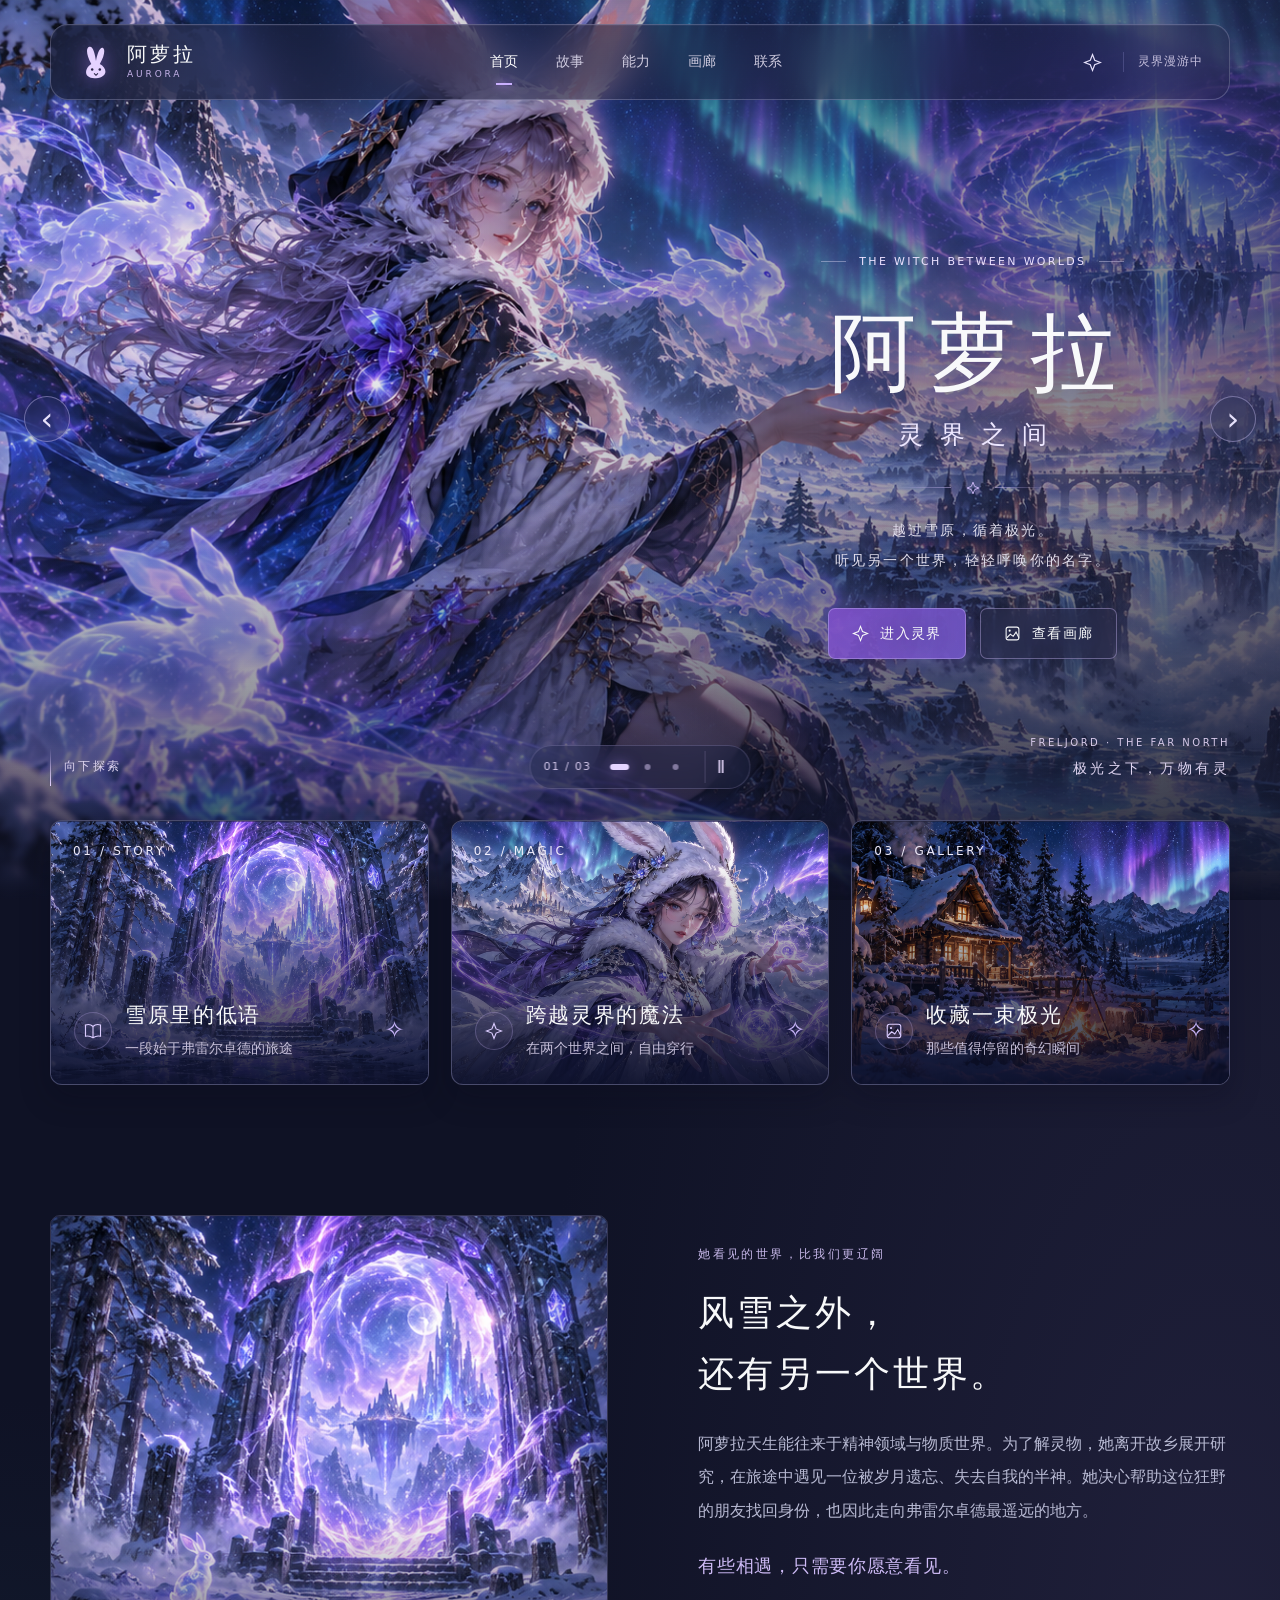
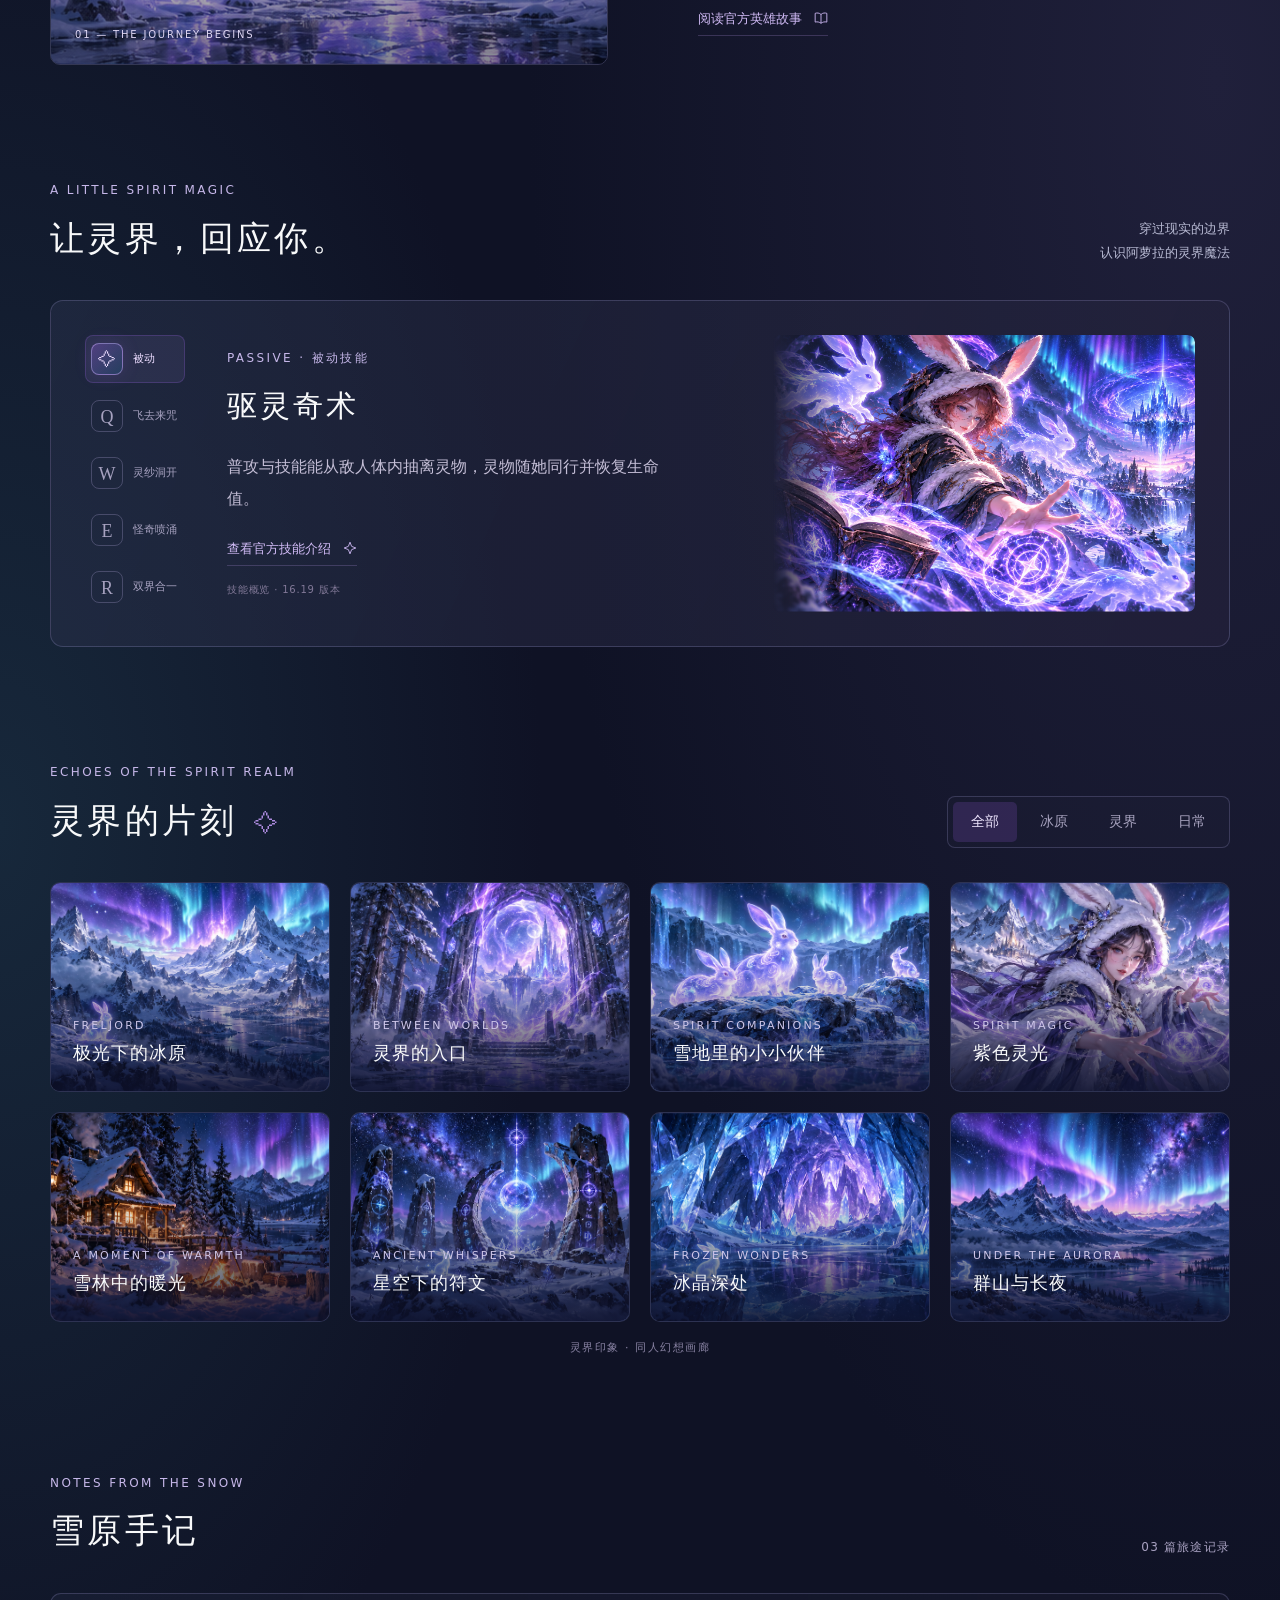
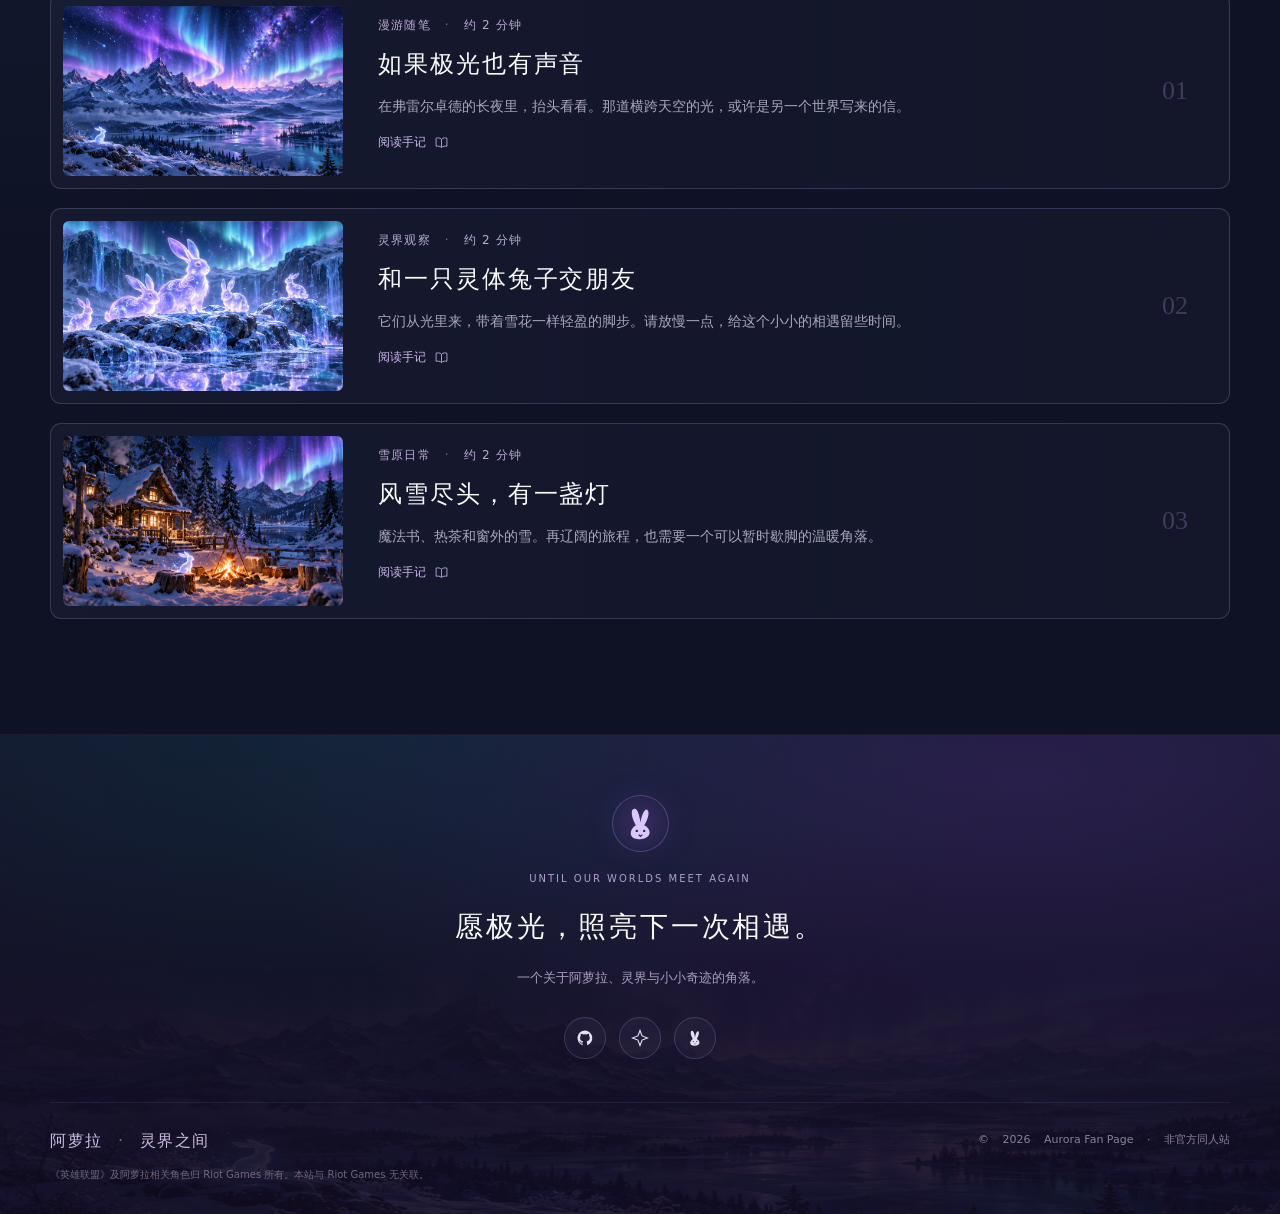
<file: index.html>
<!doctype html>
<html lang="zh-CN">
<head>
  <meta charset="utf-8">
  <meta name="viewport" content="width=device-width, initial-scale=1">
  <meta name="theme-color" content="#12162d">
  <meta name="description" content="走进阿萝拉的奇幻世界。在弗雷尔卓德的极光下，邂逅灵界、魔法与兔子灵体。阿萝拉非官方同人主题站。">
  <title>阿萝拉 · 灵界之间</title>
  <link rel="icon" type="image/svg+xml" href="assets/favicon.svg">
  <link rel="stylesheet" href="styles.css">
  <script src="script.js" defer></script>
</head>
<body>
  <a class="skip-link" href="#main">跳到主要内容</a>
  <svg class="icon-library" aria-hidden="true" xmlns="http://www.w3.org/2000/svg">
    <symbol id="icon-rabbit" viewBox="0 0 40 40"><path d="M15 22c-5-9-6-17-2-18s6 8 7 15c1-7 4-15 7-14s2 9-3 17c8 4 9 14-4 15S7 27 15 22Z" fill="currentColor"/><circle cx="16" cy="28" r="1.3" fill="#292344"/><circle cx="24" cy="28" r="1.3" fill="#292344"/><path d="m18 32 2 2 2-2" fill="none" stroke="#292344" stroke-width="1.2"/></symbol>
    <symbol id="icon-star" viewBox="0 0 24 24"><path d="m12 2 2.8 7.2L22 12l-7.2 2.8L12 22l-2.8-7.2L2 12l7.2-2.8L12 2Z" fill="none" stroke="currentColor" stroke-width="1.5"/></symbol>
    <symbol id="icon-moon" viewBox="0 0 24 24"><path d="M20.8 14A9 9 0 0 1 10 3.2 9 9 0 1 0 20.8 14Z" fill="none" stroke="currentColor" stroke-width="1.5"/></symbol>
    <symbol id="icon-image" viewBox="0 0 24 24"><rect x="3" y="3" width="18" height="18" rx="3" fill="none" stroke="currentColor" stroke-width="1.5"/><circle cx="8" cy="8" r="1.5" fill="currentColor"/><path d="m4 18 5-5 4 3 4-6 4 8" fill="none" stroke="currentColor" stroke-width="1.5"/></symbol>
    <symbol id="icon-book" viewBox="0 0 24 24"><path d="M12 6C9 3 5 3 2 4v15c4-1 7 0 10 2 3-2 6-3 10-2V4c-3-1-7-1-10 2Zm0 0v15" fill="none" stroke="currentColor" stroke-width="1.5"/></symbol>
    <symbol id="icon-mail" viewBox="0 0 24 24"><rect x="2" y="4" width="20" height="16" rx="3" fill="none" stroke="currentColor" stroke-width="1.5"/><path d="m3 5 9 8 9-8" fill="none" stroke="currentColor" stroke-width="1.5"/></symbol>
    <symbol id="icon-github" viewBox="0 0 24 24"><path d="M12 2a10 10 0 0 0-3.2 19.5v-2.3c-2.6.6-3.2-1.1-3.2-1.1-.4-1-1-1.3-1-1.3-.9-.6.1-.6.1-.6 1 0 1.5 1 1.5 1 .9 1.5 2.3 1 2.8.8.1-.7.4-1.2.7-1.5-2.1-.2-4.3-1.1-4.3-4.8 0-1.1.4-2 1-2.7-.1-.2-.4-1.3.1-2.7 0 0 .9-.3 2.8 1a9.4 9.4 0 0 1 5.1 0c2-1.3 2.8-1 2.8-1 .6 1.4.2 2.5.1 2.7.7.7 1.1 1.6 1.1 2.7 0 3.7-2.2 4.5-4.3 4.8.4.3.7.9.7 1.8v3.2A10 10 0 0 0 12 2Z" fill="currentColor"/></symbol>
  </svg>

  <header class="site-header">
    <nav class="navigation" aria-label="主导航">
      <a class="brand" href="#home" aria-label="阿萝拉首页"><span class="brand-mark"><svg><use href="#icon-rabbit"/></svg></span><span>阿萝拉<small>AURORA</small></span></a>
      <div class="nav-links" id="nav-menu">
        <a href="#home" class="active">首页</a><a href="#story-detail">故事</a><a href="#ability-detail">能力</a><a href="#gallery">画廊</a><a href="#contact">联系</a>
      </div>
      <div class="nav-tools"><button class="icon-button atmosphere-button" type="button" aria-label="关闭飘雪效果" aria-pressed="true" title="飘雪效果"><svg><use href="#icon-star"/></svg></button><span class="nav-divider"></span><span class="nav-note">灵界漫游中</span><button class="menu-toggle icon-button" type="button" aria-controls="nav-menu" aria-expanded="false" aria-label="打开导航菜单"><span></span><span></span></button></div>
    </nav>
  </header>

  <main id="main">
    <section id="home" class="hero" aria-labelledby="hero-title" aria-roledescription="轮播图">
      <div class="hero-slides"><div class="hero-track" id="hero-track">
        <img class="hero-image" src="assets/hero.png" alt="兔耳兜帽少女与发光兔子灵体，身后是冰原、极光与悬浮的灵界城堡" width="1672" height="941" fetchpriority="high">
        <img class="hero-image" src="assets/hero-spirit-girl.png" alt="极光冰原的兔灵少女，身旁是发光灵兔与紫色灵界之门" width="1672" height="941" decoding="async" aria-hidden="true">
        <img class="hero-image" src="assets/hero-snow-mage.png" alt="极光雪境中的兔耳魔法少女，与灵兔一起眺望雪山和悬浮城堡" width="1672" height="941" decoding="async" aria-hidden="true">
      </div></div>
      <div class="hero-shade"></div><div class="snow" aria-hidden="true"></div>
      <button class="hero-arrow hero-previous icon-button" type="button" aria-label="上一张主视觉" aria-controls="hero-track" hidden>‹</button>
      <button class="hero-arrow hero-next icon-button" type="button" aria-label="下一张主视觉" aria-controls="hero-track" hidden>›</button>
      <div class="hero-content">
        <p class="eyebrow"><span></span> THE WITCH BETWEEN WORLDS <span></span></p>
        <h1 id="hero-title">阿萝拉</h1>
        <p class="hero-subtitle">灵界之间</p>
        <div class="ornament" aria-hidden="true"><i></i><svg><use href="#icon-star"/></svg><i></i></div>
        <p class="hero-description">越过雪原，循着极光。<br>听见另一个世界，轻轻呼唤你的名字。</p>
        <div class="hero-actions"><a class="button button-primary" href="#story-detail"><svg><use href="#icon-star"/></svg>进入灵界</a><a class="button button-glass" href="#gallery"><svg><use href="#icon-image"/></svg>查看画廊</a></div>
      </div>
      <div class="hero-carousel-controls" role="group" aria-label="主视觉轮播控制" hidden>
        <span class="hero-slide-count" aria-hidden="true">01 / 03</span>
        <div class="hero-dots"><button type="button" class="hero-dot" data-hero-slide="0" aria-label="切换到第 1 张主视觉" aria-controls="hero-track" aria-pressed="true"></button><button type="button" class="hero-dot" data-hero-slide="1" aria-label="切换到第 2 张主视觉" aria-controls="hero-track" aria-pressed="false"></button><button type="button" class="hero-dot" data-hero-slide="2" aria-label="切换到第 3 张主视觉" aria-controls="hero-track" aria-pressed="false"></button></div>
        <button class="hero-play-toggle" type="button" aria-label="暂停自动轮播" aria-controls="hero-track" aria-pressed="false"><span aria-hidden="true">Ⅱ</span></button>
      </div>
      <span class="sr-only" id="hero-slide-status" role="status" aria-live="polite" aria-atomic="true"></span>
      <div class="hero-bottom"><a class="scroll-cue" href="#explore"><span class="scroll-line"></span>向下探索</a><p><span class="coordinates">FRELJORD · THE FAR NORTH</span><span class="hero-caption">极光之下，万物有灵</span></p></div>
    </section>

    <section class="featured section-shell" id="explore" aria-label="探索阿萝拉的世界">
      <a class="feature-card" id="story" href="#story-detail"><div class="feature-art feature-story"></div><div class="feature-shade"></div><span class="card-number">01 / STORY</span><div class="feature-copy"><span class="feature-icon"><svg><use href="#icon-book"/></svg></span><div><h2>雪原里的低语</h2><p>一段始于弗雷尔卓德的旅途</p></div><span class="card-corner" aria-hidden="true">✧</span></div></a>
      <a class="feature-card" id="abilities" href="#ability-detail"><div class="feature-art feature-magic"></div><div class="feature-shade"></div><span class="card-number">02 / MAGIC</span><div class="feature-copy"><span class="feature-icon"><svg><use href="#icon-star"/></svg></span><div><h2>跨越灵界的魔法</h2><p>在两个世界之间，自由穿行</p></div><span class="card-corner" aria-hidden="true">✧</span></div></a>
      <a class="feature-card" href="#gallery"><div class="feature-art feature-cabin"></div><div class="feature-shade"></div><span class="card-number">03 / GALLERY</span><div class="feature-copy"><span class="feature-icon"><svg><use href="#icon-image"/></svg></span><div><h2>收藏一束极光</h2><p>那些值得停留的奇幻瞬间</p></div><span class="card-corner" aria-hidden="true">✧</span></div></a>
    </section>

    <section class="story-section section-shell" id="story-detail" aria-labelledby="story-title">
      <div class="story-visual"><div class="story-art"></div><span class="image-label">01 — THE JOURNEY BEGINS</span></div>
      <div class="story-copy"><p class="eyebrow">她看见的世界，比我们更辽阔</p><h2 id="story-title">风雪之外，<br>还有另一个世界。</h2><p class="story-description">阿萝拉天生能往来于精神领域与物质世界。为了解灵物，她离开故乡展开研究，在旅途中遇见一位被岁月遗忘、失去自我的半神。她决心帮助这位狂野的朋友找回身份，也因此走向弗雷尔卓德最遥远的地方。</p><p class="story-quote">有些相遇，只需要你愿意看见。</p><a class="text-link" href="https://www.leagueoflegends.com/zh-tw/champions/aurora/" target="_blank" rel="noopener noreferrer">阅读官方英雄故事 <svg><use href="#icon-book"/></svg></a></div>
    </section>

    <section class="abilities-section section-shell" id="ability-detail" aria-labelledby="abilities-title">
      <div class="section-heading"><div><p class="eyebrow">A LITTLE SPIRIT MAGIC</p><h2 id="abilities-title">让灵界，回应你。</h2></div><p class="section-intro">穿过现实的边界<br>认识阿萝拉的灵界魔法</p></div>
      <div class="ability-panel"><div class="ability-tabs" role="tablist" aria-label="阿萝拉技能"><button role="tab" id="tab-passive" aria-controls="ability-content" aria-selected="true" data-ability="passive" tabindex="0"><span>✧</span><small>被动</small></button><button role="tab" id="tab-q" aria-controls="ability-content" aria-selected="false" data-ability="q" tabindex="-1"><span>Q</span><small>飞去来咒</small></button><button role="tab" id="tab-w" aria-controls="ability-content" aria-selected="false" data-ability="w" tabindex="-1"><span>W</span><small>灵纱洞开</small></button><button role="tab" id="tab-e" aria-controls="ability-content" aria-selected="false" data-ability="e" tabindex="-1"><span>E</span><small>怪奇喷涌</small></button><button role="tab" id="tab-r" aria-controls="ability-content" aria-selected="false" data-ability="r" tabindex="-1"><span>R</span><small>双界合一</small></button></div><div class="ability-content" role="tabpanel" id="ability-content" aria-labelledby="tab-passive" tabindex="0"><p class="eyebrow" id="ability-label">PASSIVE · 被动技能</p><h3 id="ability-name">驱灵奇术</h3><p id="ability-description">普攻与技能能从敌人体内抽离灵物，灵物随她同行并恢复生命值。</p><a class="text-link" href="https://www.leagueoflegends.com/zh-tw/champions/aurora/" target="_blank" rel="noopener noreferrer">查看官方技能介绍 <svg><use href="#icon-star"/></svg></a><span class="ability-version">技能概览 · 16.19 版本</span></div><div class="ability-art" aria-hidden="true"></div></div>
    </section>

    <section class="gallery-section section-shell" id="gallery" aria-labelledby="gallery-title">
      <div class="section-heading"><div><p class="eyebrow">ECHOES OF THE SPIRIT REALM</p><h2 id="gallery-title">灵界的片刻<span>✧</span></h2></div><div class="gallery-filters" role="group" aria-label="画廊分类"><button class="selected" type="button" data-filter="all" aria-pressed="true">全部</button><button type="button" data-filter="tundra" aria-pressed="false">冰原</button><button type="button" data-filter="spirit" aria-pressed="false">灵界</button><button type="button" data-filter="life" aria-pressed="false">日常</button></div></div>
      <div class="gallery-grid">
        <button class="gallery-item" type="button" data-scene="0" data-category="tundra" aria-label="查看大图：极光下的冰原"><span class="gallery-art scene-0"></span><span class="gallery-caption"><small>FRELJORD</small><strong>极光下的冰原</strong><svg><use href="#icon-image"/></svg></span></button>
        <button class="gallery-item" type="button" data-scene="1" data-category="spirit" aria-label="查看大图：灵界的入口"><span class="gallery-art scene-1"></span><span class="gallery-caption"><small>BETWEEN WORLDS</small><strong>灵界的入口</strong><svg><use href="#icon-image"/></svg></span></button>
        <button class="gallery-item" type="button" data-scene="2" data-category="spirit" aria-label="查看大图：雪地里的小小伙伴"><span class="gallery-art scene-2"></span><span class="gallery-caption"><small>SPIRIT COMPANIONS</small><strong>雪地里的小小伙伴</strong><svg><use href="#icon-image"/></svg></span></button>
        <button class="gallery-item" type="button" data-scene="3" data-category="spirit" aria-label="查看大图：紫色灵光"><span class="gallery-art scene-3"></span><span class="gallery-caption"><small>SPIRIT MAGIC</small><strong>紫色灵光</strong><svg><use href="#icon-image"/></svg></span></button>
        <button class="gallery-item" type="button" data-scene="4" data-category="life" aria-label="查看大图：雪林中的暖光"><span class="gallery-art scene-4"></span><span class="gallery-caption"><small>A MOMENT OF WARMTH</small><strong>雪林中的暖光</strong><svg><use href="#icon-image"/></svg></span></button>
        <button class="gallery-item" type="button" data-scene="5" data-category="tundra" aria-label="查看大图：星空下的符文"><span class="gallery-art scene-5"></span><span class="gallery-caption"><small>ANCIENT WHISPERS</small><strong>星空下的符文</strong><svg><use href="#icon-image"/></svg></span></button>
        <button class="gallery-item" type="button" data-scene="6" data-category="tundra" aria-label="查看大图：冰晶深处"><span class="gallery-art scene-6"></span><span class="gallery-caption"><small>FROZEN WONDERS</small><strong>冰晶深处</strong><svg><use href="#icon-image"/></svg></span></button>
        <button class="gallery-item" type="button" data-scene="7" data-category="tundra" aria-label="查看大图：群山与长夜"><span class="gallery-art scene-7"></span><span class="gallery-caption"><small>UNDER THE AURORA</small><strong>群山与长夜</strong><svg><use href="#icon-image"/></svg></span></button>
      </div><p class="gallery-footnote">灵界印象 · 同人幻想画廊</p>
    </section>

    <section class="journal-section section-shell" id="journal" aria-labelledby="journal-title"><div class="section-heading"><div><p class="eyebrow">NOTES FROM THE SNOW</p><h2 id="journal-title">雪原手记</h2></div><span class="journal-count">03 篇旅途记录</span></div><div class="journal-list">
      <button class="journal-card" type="button" data-article="0"><span class="journal-art scene-7"></span><span class="journal-copy"><span class="journal-meta">漫游随笔 <i>·</i> 约 2 分钟</span><strong>如果极光也有声音</strong><span class="journal-excerpt">在弗雷尔卓德的长夜里，抬头看看。那道横跨天空的光，或许是另一个世界写来的信。</span><span class="read-label">阅读手记 <svg><use href="#icon-book"/></svg></span></span><span class="journal-number">01</span></button>
      <button class="journal-card" type="button" data-article="1"><span class="journal-art scene-2"></span><span class="journal-copy"><span class="journal-meta">灵界观察 <i>·</i> 约 2 分钟</span><strong>和一只灵体兔子交朋友</strong><span class="journal-excerpt">它们从光里来，带着雪花一样轻盈的脚步。请放慢一点，给这个小小的相遇留些时间。</span><span class="read-label">阅读手记 <svg><use href="#icon-book"/></svg></span></span><span class="journal-number">02</span></button>
      <button class="journal-card" type="button" data-article="2"><span class="journal-art scene-4"></span><span class="journal-copy"><span class="journal-meta">雪原日常 <i>·</i> 约 2 分钟</span><strong>风雪尽头，有一盏灯</strong><span class="journal-excerpt">魔法书、热茶和窗外的雪。再辽阔的旅程，也需要一个可以暂时歇脚的温暖角落。</span><span class="read-label">阅读手记 <svg><use href="#icon-book"/></svg></span></span><span class="journal-number">03</span></button>
    </div></section>
  </main>

  <footer class="site-footer" id="contact"><div class="footer-glow" aria-hidden="true"></div><div class="footer-content section-shell"><span class="footer-rabbit"><svg><use href="#icon-rabbit"/></svg></span><p class="eyebrow">UNTIL OUR WORLDS MEET AGAIN</p><h2>愿极光，照亮下一次相遇。</h2><p>一个关于阿萝拉、灵界与小小奇迹的角落。</p><div class="footer-socials"><a class="icon-button" href="https://github.com/" target="_blank" rel="noopener noreferrer" aria-label="访问 GitHub" title="GitHub"><svg><use href="#icon-github"/></svg></a><a class="icon-button" href="https://www.leagueoflegends.com/zh-tw/champions/aurora/" target="_blank" rel="noopener noreferrer" aria-label="访问阿萝拉官方英雄页面" title="官方英雄页面"><svg><use href="#icon-star"/></svg></a><a class="icon-button" href="#home" aria-label="回到首页" title="回到首页"><svg><use href="#icon-rabbit"/></svg></a></div><div class="footer-bottom"><a class="footer-brand" href="#home">阿萝拉 <span>·</span> 灵界之间</a><p>© <span id="copyright-year">2026</span> Aurora Fan Page <span>·</span> 非官方同人站</p><p class="legal-note">《英雄联盟》及阿萝拉相关角色归 Riot Games 所有。本站与 Riot Games 无关联。</p></div></div></footer>

  <dialog class="lightbox" id="gallery-dialog" aria-labelledby="lightbox-title"><div class="dialog-toolbar"><span id="lightbox-counter"></span><button class="dialog-close icon-button" type="button" aria-label="关闭图片">×</button></div><div class="lightbox-image" id="lightbox-image" role="img"></div><div class="lightbox-bottom"><div><p class="eyebrow">SPIRIT REALM COLLECTION</p><h2 id="lightbox-title"></h2></div><div class="lightbox-controls"><button class="icon-button" id="gallery-prev" type="button" aria-label="上一张图片">‹</button><button class="icon-button" id="gallery-next" type="button" aria-label="下一张图片">›</button></div></div></dialog>
  <dialog class="article-dialog" id="article-dialog" aria-labelledby="article-title"><button class="dialog-close icon-button" type="button" aria-label="关闭文章">×</button><div class="article-cover" id="article-cover"></div><article class="article-body"><p class="eyebrow">雪原手记 · 同人随笔</p><h2 id="article-title"></h2><div id="article-content"></div></article></dialog>
  <noscript><p class="noscript-note">故事和图片仍可浏览；开启 JavaScript 后可使用技能切换、画廊筛选与文章详情。</p></noscript>
</body>
</html>
</file>
<file: styles.css>
@charset "UTF-8";
:root{color-scheme:dark;--bg:#0f1225;--panel:#1b1f3b;--text:#f8f9fa;--muted:#b7b9d2;--purple:#9b5de5;--pink:#f15bb5;--blue:#00bbf9;--mint:#00f5d4;--line:rgba(189,183,249,.2);--serif:"Noto Serif SC","Songti SC","STSong","SimSun",serif;--sans:"Microsoft YaHei","PingFang SC",system-ui,sans-serif}
*{box-sizing:border-box}html{scroll-behavior:smooth;scroll-padding-top:120px}body{margin:0;background:radial-gradient(ellipse at 95% 38%,#20203b 0,transparent 40%),radial-gradient(ellipse at 0 55%,#17283b 0,transparent 30%),var(--bg);color:var(--text);font:16px/1.8 var(--sans)}body.modal-open{overflow:hidden}button,a{-webkit-tap-highlight-color:transparent}button{font:inherit;color:inherit}a{color:inherit;text-decoration:none}button{cursor:pointer}button,dialog{border:0}button:disabled{cursor:default}svg{width:24px;height:24px;display:block;flex-shrink:0}button:focus-visible,a:focus-visible,[tabindex]:focus-visible{outline:2px solid var(--mint);outline-offset:5px}h1,h2,h3,p{margin:0}h1,h2,h3{font-family:var(--serif);font-weight:400}button:not(.gallery-item):not(.journal-card){touch-action:manipulation}[hidden]{display:none!important}.icon-library{position:absolute;width:0;height:0;overflow:hidden}.skip-link{position:fixed;top:-100px;left:20px;padding:10px 20px;background:var(--purple);z-index:99}.skip-link:focus{top:15px}.section-shell{width:min(1180px,calc(100% - 100px));margin-inline:auto}.eyebrow{font-size:12px;font-weight:500;letter-spacing:.2em;color:#c6b7e9}.site-header{position:absolute;top:24px;left:0;width:100%;z-index:20}.navigation{width:min(1180px,calc(100% - 100px));margin:auto;min-height:76px;border:1px solid rgba(215,214,255,.25);border-radius:18px;background:linear-gradient(110deg,rgba(28,34,63,.72),rgba(30,28,57,.36));box-shadow:0 8px 40px #05081830,inset 0 1px #f1eaff0b;backdrop-filter:blur(22px);display:flex;align-items:center;justify-content:space-between;padding:12px 26px}.brand{display:flex;gap:12px;align-items:center;font-size:20px;font-family:var(--serif);letter-spacing:.15em;line-height:1.25}.brand small{display:block;font:9px/1.7 var(--sans);letter-spacing:.32em;color:#c5b2e8}.brand-mark{display:grid;place-items:center;width:38px;height:43px;color:#e5d3ff;filter:drop-shadow(0 0 10px #ae7dfb90)}.brand-mark svg{width:38px;height:38px}.nav-links{display:flex;gap:38px}.nav-links a{position:relative;color:#d0cce0;font-size:14px;transition:color .2s}.nav-links a:hover,.nav-links a.active{color:#fff}.nav-links a.active:after{content:"";position:absolute;width:16px;height:2px;background:#cab0ff;left:calc(50% - 8px);bottom:-10px;box-shadow:0 0 8px #ac7bff}.nav-tools{display:flex;align-items:center;gap:14px}.icon-button{width:42px;height:42px;border:1px solid var(--line);border-radius:50%;display:grid;place-items:center;background:#b4aeff0a;color:#e6e1fa;transition:background .2s,border .2s}.icon-button:hover{background:#9b5de533;border-color:#cbb5ff80}.nav-tools .icon-button{width:34px;height:34px;border:0;background:none}.nav-tools svg{width:19px;height:19px}.nav-divider{height:20px;width:1px;background:var(--line)}.nav-note{font-size:12px;color:#c6c0dd;letter-spacing:.08em}.menu-toggle{display:none;gap:5px;align-content:center}.menu-toggle span{height:1px;width:20px;background:currentColor}
.hero{position:relative;min-height:800px;height:min(960px,100svh);isolation:isolate;overflow:hidden}.hero-image{position:absolute;inset:0;width:100%;height:100%;object-fit:cover;object-position:43% 42%;z-index:-3}.hero-shade{position:absolute;inset:0;z-index:-2;background:linear-gradient(0deg,var(--bg) 0%,#0f122599 10%,transparent 45%),linear-gradient(90deg,#0a11221a 35%,#10142a60 65%,#11132590 100%)}.hero-content{position:absolute;top:28%;left:57%;width:38%;max-width:520px;text-align:center;text-shadow:0 3px 24px #10072f80}.hero-content .eyebrow{font-size:11px;letter-spacing:.21em;color:#ece1ff;display:flex;justify-content:center;align-items:center;gap:13px}.hero-content .eyebrow span{height:1px;width:25px;background:#efe8ff60}.hero h1{font-size:clamp(70px,6.7vw,110px);letter-spacing:.16em;padding-left:.16em;line-height:1.35;margin-top:24px;text-shadow:0 2px 30px #383373}.hero-subtitle{font-size:25px;letter-spacing:.65em;padding-left:.65em;font-family:var(--serif);color:#ede7ff}.ornament{display:flex;gap:15px;align-items:center;justify-content:center;margin:24px 0 20px;color:#d3bdfb}.ornament i{width:55px;height:1px;background:linear-gradient(90deg,transparent,#cebcf580)}.ornament i:last-child{transform:rotate(180deg)}.ornament svg{width:14px;height:14px}.hero-description{font-size:14px;line-height:2.2;letter-spacing:.16em;color:#e2dfed}.hero-actions{display:flex;justify-content:center;gap:14px;margin-top:32px}.button{display:flex;align-items:center;justify-content:center;gap:11px;min-height:50px;padding:12px 23px;font-size:14px;letter-spacing:.1em;border-radius:7px;border:1px solid #d1c0ff60;transition:transform .2s,box-shadow .2s,background .2s}.button svg{width:17px;height:17px}.button-primary{background:linear-gradient(120deg,#8050c9e6,#7358c9e6);box-shadow:0 0 25px #9b5de53a}.button-primary:hover{box-shadow:0 0 32px #9b5de582;transform:translateY(-3px)}.button-glass{background:#30325165;backdrop-filter:blur(12px)}.button-glass:hover{background:#9b5de54a;transform:translateY(-3px)}.hero-bottom{position:absolute;bottom:114px;left:50%;transform:translateX(-50%);width:min(1180px,calc(100% - 100px));display:flex;justify-content:space-between;align-items:end}.scroll-cue{display:flex;align-items:center;gap:13px;font-size:12px;letter-spacing:.2em;color:#ddd4ef}.scroll-line{width:1px;height:38px;background:linear-gradient(0deg,#e4d1ff,transparent)}.hero-bottom p{text-align:right}.coordinates{display:block;font-size:10px;letter-spacing:.25em;color:#d7c9e9}.hero-caption{font:14px/2.4 var(--serif);letter-spacing:.25em;color:#dfd4f0}.snow{position:absolute;inset:0;z-index:-1;pointer-events:none}.snowflake{position:absolute;top:-10px;width:3px;height:3px;border-radius:50%;background:#fff;box-shadow:0 0 7px #d4c3ff;animation:snowfall linear infinite;opacity:0}@keyframes snowfall{0%{opacity:0;transform:translate3d(0,-10px,0)}10%{opacity:.55}90%{opacity:.35}100%{opacity:0;transform:translate3d(40px,840px,0)}}
.featured{position:relative;margin-top:-80px;z-index:2;display:grid;grid-template-columns:repeat(3,1fr);gap:22px}.feature-card{position:relative;height:265px;border:1px solid #bfc6ff40;border-radius:12px;overflow:hidden;background:#21213a;box-shadow:0 12px 30px #06091940;transition:transform .3s,border-color .3s;scroll-margin-top:120px}.feature-art,.feature-shade{position:absolute;inset:0}.feature-art{background-image:url('assets/hero.png');background-size:cover;transition:transform .6s}.feature-story{background-position:90% 20%}.feature-magic{background-position:20% 50%}.feature-cabin{background-position:75% 70%}.feature-shade{background:linear-gradient(0deg,#0c102af2,transparent 85%)}.feature-card:hover{transform:translateY(-6px);border-color:#b799e58c}.feature-card:hover .feature-art{transform:scale(1.06)}.card-number{position:absolute;top:20px;left:22px;font-size:10px;letter-spacing:.22em;color:#f0ecfb;text-shadow:0 1px 8px #15152e}.feature-copy{position:absolute;bottom:23px;left:23px;right:23px;display:flex;align-items:center;gap:13px}.feature-icon{width:38px;height:38px;display:grid;place-items:center;border:1px solid #c6b4f543;border-radius:50%;color:#dbccff;background:#d2b5ff0a}.feature-icon svg{width:18px;height:18px}.feature-copy h2{font-size:21px;letter-spacing:.08em;line-height:1.5}.feature-copy p{font-size:12px;color:#c6bfd9;margin-top:4px}.card-corner{margin-left:auto;font-size:24px;color:#c8b5fa}.story-section{display:grid;grid-template-columns:1.05fr 1fr;gap:90px;align-items:center;padding-top:130px}.story-visual{position:relative;height:450px;border-radius:10px;overflow:hidden;border:1px solid var(--line)}.story-art{height:100%;background:url('assets/hero.png') 25% center/cover}.story-visual:after{content:"";position:absolute;inset:0;box-shadow:inset 0 -90px 80px #0e112780}.image-label{position:absolute;left:24px;bottom:20px;font-size:10px;letter-spacing:.18em;z-index:1;color:#ded5f2}.story-copy h2{font-size:36px;line-height:1.7;letter-spacing:.08em;margin:17px 0 22px}.story-description{color:var(--muted);line-height:2.1;font-size:15px}.story-quote{margin:20px 0;font:18px/2 var(--serif);color:#cebbf6;letter-spacing:.04em}.text-link{display:inline-flex;align-items:center;gap:12px;font-size:13px;color:#d1bbf6;border-bottom:1px solid #b693e63c;padding-bottom:5px;transition:color .2s}.text-link svg{width:14px;height:14px}.text-link:hover{color:#fff}.abilities-section,.gallery-section,.journal-section{padding-top:115px}.section-heading{display:flex;align-items:end;justify-content:space-between;gap:30px;margin-bottom:34px}.section-heading h2{font-size:34px;letter-spacing:.1em;margin-top:10px;line-height:1.6}.section-heading h2 span{margin-left:17px;font-size:24px;color:#ac8ade}.section-intro{font-size:13px;text-align:right;line-height:1.9;color:var(--muted)}.ability-panel{position:relative;display:grid;grid-template-columns:100px 1fr 38%;gap:28px;padding:34px;min-height:320px;background:linear-gradient(115deg,#29314b80,#25223c90);border:1px solid var(--line);border-radius:13px;overflow:hidden}.ability-tabs{display:flex;flex-direction:column;gap:9px;align-items:center}.ability-tabs button{display:flex;align-items:center;gap:10px;width:100%;border:1px solid transparent;border-radius:8px;background:none;text-align:left;padding:7px 5px;color:#a7a2c0;transition:color .2s,background .2s}.ability-tabs button span{width:32px;height:32px;display:grid;place-items:center;border:1px solid #aaa0d14d;border-radius:8px;font-family:var(--serif);font-size:18px}.ability-tabs button small{font-size:11px;white-space:nowrap}.ability-tabs button[aria-selected=true]{background:#b097ed17;color:#ecdcff;border-color:#9b5de53d}.ability-tabs button[aria-selected=true] span{background:linear-gradient(135deg,#9b5de557,#00bbf91c);border-color:#c5a9fa80;box-shadow:0 0 18px #9b5de52a}.ability-content{padding:22px 14px;position:relative;z-index:1;align-self:center}.ability-content h3{font-size:30px;letter-spacing:.1em;margin:9px 0 18px}.ability-content>p:not(.eyebrow){font-size:15px;color:#c3bdd5;max-width:450px;line-height:2}.ability-content .text-link{margin-top:22px}.ability-art{background:url('assets/hero.png') 25% center/cover;border-radius:7px;mask-image:linear-gradient(90deg,transparent,#000 16%)}.gallery-filters{display:flex;gap:5px;border:1px solid var(--line);padding:5px;border-radius:8px;background:#ffffff03}.gallery-filters button{border:0;background:transparent;font-size:13px;padding:6px 18px;border-radius:5px;color:#a9a4c0;transition:background .2s,color .2s}.gallery-filters button.selected{color:#f0e7ff;background:#9b5de52e}.gallery-filters button:hover{color:#fff}.gallery-grid{display:grid;grid-template-columns:repeat(4,minmax(0,1fr));gap:20px}.gallery-item{position:relative;display:block;break-inside:avoid;width:100%;height:auto;aspect-ratio:4/3;margin:0;border:1px solid #8b95c529;border-radius:10px;background:#1b1f3b;padding:0;overflow:hidden;text-align:left}.gallery-art{position:absolute;inset:0;display:block;background:url('assets/hero.png') center/cover;transition:transform .6s}.gallery-item:hover .gallery-art{transform:scale(1.065)}.gallery-caption{position:absolute;inset:40% 0 0;padding:55px 22px 22px;background:linear-gradient(0deg,#0d112ce6,transparent);display:flex;flex-direction:column;justify-content:end;pointer-events:none}.gallery-caption small{font-size:9px;letter-spacing:.2em;color:#cec6e9}.gallery-caption strong{font:18px/1.7 var(--serif);letter-spacing:.06em;margin-top:3px}.gallery-caption svg{position:absolute;right:20px;bottom:28px;width:18px;height:18px;color:#d0b8f5;opacity:0;transition:opacity .3s}.gallery-item:hover .gallery-caption svg{opacity:1}.gallery-footnote{font-size:11px;letter-spacing:.14em;color:#8882a2;text-align:center;margin-top:16px}.journal-count{font-size:12px;color:#a8a1c1;letter-spacing:.1em}.journal-list{display:flex;flex-direction:column;gap:19px}.journal-card{position:relative;width:100%;display:grid;grid-template-columns:280px 1fr 55px;gap:35px;border:1px solid var(--line);border-radius:11px;background:linear-gradient(90deg,#23294255,#22223940);padding:12px;text-align:left;transition:background .3s,border .3s}.journal-card:hover{background:#2f2a4b70;border-color:#b8a5e256}.journal-art{display:block;height:170px;border-radius:6px;background:url('assets/hero.png') center/cover}.journal-copy{display:flex;flex-direction:column;justify-content:center;align-items:start;padding:9px 0}.journal-meta{font-size:10px;letter-spacing:.1em;color:#bbabd5}.journal-meta i{font-style:normal;padding:0 9px;color:#746987}.journal-copy strong{font:24px/1.7 var(--serif);letter-spacing:.08em;margin:8px 0}.journal-excerpt{font-size:13px;color:#aaa5bf;line-height:1.9;max-width:660px}.read-label{display:flex;gap:9px;align-items:center;font-size:11px;color:#cbb6eb;margin-top:12px}.read-label svg{width:13px;height:13px}.journal-number{font:26px/1 var(--serif);color:#8d79b35e;align-self:center}.site-footer{position:relative;margin-top:115px;overflow:hidden;background:linear-gradient(0deg,#120c1f,#16162e);border-top:1px solid #a090c018;text-align:center;isolation:isolate}.footer-glow{position:absolute;inset:0;z-index:-1;background:radial-gradient(ellipse at 25% 0,#00766f29,transparent 50%),radial-gradient(ellipse at 80% 10%,#764ac539,transparent 55%);opacity:.9}.footer-content{padding:60px 0 30px}.footer-rabbit{display:grid;place-items:center;margin:0 auto 18px;width:57px;height:57px;border:1px solid #a986e951;border-radius:50%;background:radial-gradient(circle,#9b5de537,transparent);color:#dbc6ff;box-shadow:0 0 35px #9b5de516}.footer-rabbit svg{width:37px;height:37px}.footer-content>.eyebrow{font-size:10px;color:#af9fce}.footer-content h2{font-size:28px;letter-spacing:.1em;margin:14px 0}.footer-content>p:not(.eyebrow){font-size:13px;color:#a89dbe}.footer-socials{display:flex;justify-content:center;gap:13px;margin:27px 0 43px}.footer-socials svg{width:18px;height:18px}.footer-bottom{border-top:1px solid #8c73b224;padding-top:24px;display:flex;flex-wrap:wrap;justify-content:space-between;gap:12px;align-items:center}.footer-brand{font:16px/1.7 var(--serif);letter-spacing:.1em;color:#cabade}.footer-brand span{padding:0 10px;color:#857098}.footer-bottom p{font-size:11px;color:#8b819e}.footer-bottom p span{padding:0 10px}.footer-bottom .legal-note{flex-basis:100%;text-align:left;font-size:10px;color:#716780}.lightbox,.article-dialog{padding:0;background:#15172c;border:1px solid #b8a7e554;border-radius:14px;color:var(--text);box-shadow:0 30px 100px #050712a3;max-height:90svh;max-width:calc(100% - 36px)}dialog::backdrop{background:#080a1be8;backdrop-filter:blur(12px)}.lightbox{width:820px}.dialog-toolbar{display:flex;align-items:center;justify-content:space-between;padding:15px 20px}.dialog-toolbar>span{font-size:12px;letter-spacing:.13em;color:#b1a2ca}.dialog-close{font:27px/1 var(--sans);width:38px;height:38px}.lightbox-image{height:min(60svh,600px);background:url('assets/hero.png') center/cover}.lightbox-bottom{padding:20px 24px;display:flex;justify-content:space-between;align-items:center;gap:20px}.lightbox-bottom h2{font-size:24px;margin-top:5px}.lightbox-bottom .eyebrow{font-size:9px}.lightbox-controls{display:flex;gap:10px}.lightbox-controls button{font-size:27px}.article-dialog{width:780px;overflow-y:auto}.article-dialog>.dialog-close{position:absolute;top:15px;right:15px;z-index:2;background:#14162aba}.article-cover{height:250px;background:url('assets/hero.png') center/cover}.article-body{padding:40px 48px 48px}.article-body h2{font-size:32px;margin:12px 0 25px;line-height:1.7}.article-body #article-content p{font-size:16px;line-height:2.2;color:#c7bfd7;margin-top:20px}.noscript-note{padding:20px;text-align:center;font-size:14px;color:#b6a9cc;background:#231e37}
.scene-0,.scene-1,.scene-2,.scene-3,.feature-story,.feature-magic,.story-art{--scene-image:url('assets/gallery-atlas-1.png');--scene-ratio:1.77683}.scene-4,.scene-5,.scene-6,.scene-7,.feature-cabin{--scene-image:url('assets/gallery-atlas-2.png');--scene-ratio:2}.scene-0{--scene-position:0% 0%}.scene-1,.feature-story,.story-art{--scene-position:100% 0%}.scene-2{--scene-position:0% 100%}.scene-3,.feature-magic{--scene-position:100% 100%}.scene-4,.feature-cabin{--scene-position:0% 0%}.scene-5{--scene-position:100% 0%}.scene-6{--scene-position:0% 100%}.scene-7{--scene-position:100% 100%}
.gallery-art,.feature-art,.story-art,.ability-art,.journal-art,.lightbox-image,.article-cover{position:relative;container-type:size;background-image:none;overflow:hidden}.gallery-art,.feature-art{position:absolute}.gallery-art:before,.feature-art:before,.story-art:before,.ability-art:before,.journal-art:before,.lightbox-image:before,.article-cover:before{content:"";position:absolute;top:50%;left:50%;width:max(100cqw,calc(100cqh * var(--scene-ratio)));height:max(100cqh,calc(100cqw / var(--scene-ratio)));transform:translate(-50%,-50%);background-image:var(--scene-image);background-size:200% 200%;background-position:var(--scene-position);background-repeat:no-repeat}.lightbox-image{height:auto;aspect-ratio:var(--scene-ratio);max-height:60svh}.ability-version{display:block;font-size:10px;color:#827998;margin-top:15px;letter-spacing:.08em}.ability-content{padding-top:13px;padding-bottom:13px}
@media(min-width:1700px){.section-shell,.navigation,.hero-bottom{width:min(1380px,calc(100% - 160px))}.feature-card{height:290px}.hero-content{top:30%;left:59%}.hero{height:100svh;max-height:1080px}}
@media(max-width:1100px){.section-shell,.navigation,.hero-bottom{width:calc(100% - 60px)}.gallery-grid{grid-template-columns:repeat(2,minmax(0,1fr))}.navigation{padding-inline:20px}.nav-links{gap:25px}.nav-note,.nav-divider{display:none}.hero{min-height:730px;max-height:900px}.hero-content{left:53%;width:44%;top:28%}.hero h1{font-size:77px}.hero-content .eyebrow{font-size:9px}.featured{gap:15px}.feature-copy{left:18px;right:18px;gap:10px}.feature-icon{display:none}.feature-copy h2{font-size:19px}.feature-card{height:235px}.story-section{gap:48px;padding-top:100px}.story-copy h2{font-size:30px}.story-visual{height:420px}.ability-panel{grid-template-columns:95px 1fr 30%;gap:10px;padding:25px}.journal-card{grid-template-columns:230px 1fr 35px;gap:22px}.journal-art{height:180px}.journal-copy strong{font-size:22px}}
@media(max-width:760px){html{scroll-padding-top:30px}.section-shell{width:calc(100% - 36px)}.site-header{top:18px}.navigation{width:calc(100% - 36px);min-height:65px;border-radius:13px;padding:10px 15px}.brand{font-size:18px;gap:7px}.brand-mark,.brand-mark svg{width:31px;height:35px}.brand small{font-size:8px}.nav-tools{gap:4px}.menu-toggle{display:grid}.nav-links{position:absolute;left:18px;right:18px;top:74px;display:none;flex-direction:column;gap:0;background:#191d37f5;backdrop-filter:blur(24px);border:1px solid #a998d551;border-radius:12px;padding:8px 16px;box-shadow:0 15px 40px #09091970}.nav-links.open{display:flex}.nav-links a{padding:12px;font-size:15px}.nav-links a.active:after{width:3px;height:16px;left:0;top:18px}.hero{height:940px;max-height:none;min-height:850px}.hero-image{height:73%;object-position:34% center}.hero-shade{background:linear-gradient(0deg,var(--bg) 4%,#0f1225fc 25%,#0f12258a 43%,transparent 70%)}.hero-content{top:auto;bottom:125px;left:18px;width:calc(100% - 36px);max-width:none}.hero-content .eyebrow{font-size:9px;letter-spacing:.19em}.hero h1{font-size:70px;margin-top:13px;line-height:1.4}.hero-subtitle{font-size:22px;letter-spacing:.55em;padding-left:.55em}.ornament{margin:16px 0}.hero-description{font-size:13px;line-height:2;letter-spacing:.09em}.hero-actions{margin-top:25px;gap:12px}.button{padding:11px 20px;min-height:48px;font-size:13px}.hero-bottom{width:calc(100% - 44px);bottom:43px}.hero-bottom p{display:none}.scroll-cue{font-size:10px}.scroll-line{height:25px}.featured{margin-top:0;display:grid;grid-template-columns:1fr;gap:16px}.feature-card{height:215px}.feature-copy{left:22px;bottom:22px;gap:12px}.feature-icon{display:grid}.feature-copy h2{font-size:22px}.feature-copy p{font-size:13px}.card-number{top:18px}.story-section{grid-template-columns:1fr;gap:30px;padding-top:78px}.story-visual{height:340px}.story-copy{padding:0 7px}.story-copy h2{font-size:30px;line-height:1.65;margin:13px 0 17px}.story-description{font-size:15px}.story-quote{font-size:16px}.abilities-section,.gallery-section,.journal-section{padding-top:75px}.section-heading{align-items:start;gap:20px;margin-bottom:25px}.section-heading h2{font-size:28px;margin-top:6px}.section-heading .eyebrow{font-size:10px;letter-spacing:.13em}.section-intro{display:none}.ability-panel{display:flex;flex-direction:column;gap:12px;padding:21px;min-height:400px}.ability-tabs{flex-direction:row;gap:6px;justify-content:space-between;order:0}.ability-tabs button{flex-direction:column;gap:6px;padding:8px 0;align-items:center;min-width:0}.ability-tabs button small{font-size:9px}.ability-tabs button span{width:37px;height:37px}.ability-content{padding:21px 3px;align-self:stretch;order:1}.ability-content h3{font-size:27px}.ability-content>p:not(.eyebrow){font-size:14px}.ability-art{position:absolute;inset:130px 0 0;opacity:.14;border-radius:0;mask-image:linear-gradient(90deg,transparent,#000);pointer-events:none}.gallery-section .section-heading{display:block}.gallery-filters{width:fit-content;margin-top:20px}.gallery-filters button{padding:5px 19px;font-size:12px}.gallery-grid{grid-template-columns:repeat(2,minmax(0,1fr));gap:12px}.gallery-item{border-radius:8px}.gallery-caption{padding:35px 12px 13px}.gallery-caption small{font-size:8px;letter-spacing:.12em}.gallery-caption strong{font-size:15px;letter-spacing:0;line-height:1.7}.gallery-caption svg{display:none}.journal-count{font-size:10px;align-self:end;margin-bottom:8px}.journal-card{grid-template-columns:110px 1fr;gap:16px;padding:10px;align-items:center;min-height:168px}.journal-art{height:146px}.journal-copy{padding:3px 3px 3px 0}.journal-copy strong{font-size:19px;letter-spacing:.03em;margin:6px 0}.journal-meta{font-size:9px;letter-spacing:0}.journal-meta i{padding:0 4px}.journal-excerpt{font-size:11px;line-height:1.8;display:-webkit-box;-webkit-line-clamp:2;-webkit-box-orient:vertical;overflow:hidden}.read-label{font-size:10px;margin-top:10px}.journal-number{display:none}.site-footer{margin-top:75px}.footer-content{padding-top:46px}.footer-content h2{font-size:21px;letter-spacing:.07em}.footer-content>.eyebrow{font-size:8px;letter-spacing:.12em}.footer-content>p:not(.eyebrow){font-size:12px}.footer-bottom{justify-content:center;gap:10px;padding-top:20px}.footer-bottom .legal-note{text-align:center;font-size:9px;line-height:1.9}.footer-bottom p{font-size:10px}.footer-brand{font-size:14px}.footer-socials{margin-bottom:30px}.lightbox-image{height:min(60svh,470px)}.lightbox-bottom{padding:18px}.lightbox-bottom h2{font-size:21px}.article-body{padding:27px 24px 32px}.article-body h2{font-size:27px}.article-cover{height:200px}.article-body #article-content p{font-size:15px}}
@media(max-width:380px){.hero{height:930px}.hero h1{font-size:63px}.hero-content .eyebrow{font-size:8px}.hero-content .eyebrow span{width:17px}.button{padding:10px 14px}.section-heading h2{font-size:26px}.gallery-filters button{padding:5px 14px}.journal-card{grid-template-columns:94px 1fr;gap:12px}.journal-copy strong{font-size:17px}.journal-meta{font-size:8px}.feature-copy h2{font-size:20px}}
.story-description,.ability-content>p:not(.eyebrow){font-size:16px}.journal-excerpt{font-size:14px}.journal-meta,.read-label{font-size:12px}.feature-copy p{font-size:14px}.card-number{font-size:12px}.gallery-caption small{font-size:11px}.gallery-filters button{min-height:40px;font-size:14px}.footer-glow{container-type:size;overflow:hidden}.footer-glow:after{content:"";position:absolute;bottom:-30px;left:0;width:100%;height:360px;background:url('assets/gallery-atlas-2.png') 100% 100%/200% 200%;opacity:.14;mask-image:linear-gradient(0deg,#000,transparent 85%)}
@media(max-width:760px){.hero-actions{flex-direction:column;align-items:center;gap:10px}.hero-actions .button{width:245px;min-height:48px}.hero-content{bottom:105px}.hero-content .eyebrow{margin-top:20px}.feature-copy p{font-size:14px}.ability-tabs button small{font-size:10px}.ability-tabs button{min-height:64px}.journal-card{min-height:200px;grid-template-columns:105px 1fr;gap:14px}.journal-art{height:180px}.journal-excerpt{font-size:14px}.journal-meta,.read-label{font-size:12px}.journal-meta{line-height:1.8}.journal-meta i{padding:0 3px}.journal-copy strong{font-size:20px}.gallery-caption small{font-size:10px}.footer-content>p:not(.eyebrow){font-size:14px}.gallery-filters button{padding:5px 16px}.lightbox-image{height:auto;aspect-ratio:var(--scene-ratio);max-height:60svh}}
@media(max-width:380px){.journal-card{grid-template-columns:85px 1fr;gap:12px}.journal-copy strong{font-size:18px}.journal-meta{font-size:11px}.gallery-filters button{padding:5px 12px}}
@media(prefers-reduced-motion:reduce){html{scroll-behavior:auto}*,*:before,*:after{animation:none!important;transition:none!important}.snow{display:none}}

/* Skills-panel illustration supplied by the site owner. */
.ability-art{--scene-image:url("assets/ability-mage.png");--scene-ratio:1.77683;--scene-position:50% 50%}.ability-art:before{background-size:100% 100%}

/* Hero carousel: imagery moves while the title and page controls stay in place. */
.sr-only{position:absolute;width:1px;height:1px;padding:0;margin:-1px;overflow:hidden;clip-path:inset(50%);white-space:nowrap;border:0}
.hero-slides{position:absolute;inset:0;z-index:-3;overflow:hidden}.hero-track{display:flex;width:100%;height:100%;will-change:transform}.hero-track.is-ready{transition:transform .8s cubic-bezier(.65,0,.35,1)}.hero-track>.hero-image{position:relative;inset:auto;flex:0 0 100%;width:100%;height:100%;min-width:0;max-width:none;z-index:auto}
.hero-arrow{position:absolute;top:44%;z-index:4;width:46px;height:46px;background:#1a234858;border-color:#d1c4fb69;backdrop-filter:blur(15px);font:32px/1 var(--sans);box-shadow:0 4px 25px #090a2440}.hero-previous{left:24px}.hero-next{right:24px}.hero-arrow[aria-disabled=true]{opacity:.65}
.hero-carousel-controls{position:absolute;left:50%;bottom:111px;transform:translateX(-50%);z-index:4;display:flex;align-items:center;gap:16px;border:1px solid #c9b7ed37;border-radius:30px;padding:5px 13px;background:#1b234658;backdrop-filter:blur(16px)}.hero-slide-count{font-size:11px;letter-spacing:.12em;color:#d6caed;white-space:nowrap}.hero-dots{display:flex;gap:3px;align-items:center}.hero-dot{position:relative;display:block;width:25px;height:32px;background:transparent;padding:0;border:0}.hero-dot:after{content:"";position:absolute;left:50%;top:50%;width:6px;height:6px;border-radius:6px;background:#d9c8f580;transform:translate(-50%,-50%);transition:width .3s,background .3s}.hero-dot[aria-pressed=true]:after{width:19px;background:#e4d4ff;box-shadow:0 0 13px #b393ff80}.hero-play-toggle{display:grid;place-items:center;width:32px;height:32px;border-left:1px solid #c9b7ed33;background:none;padding:0;color:#e5d7fa;font-size:17px}.hero-dot[aria-disabled=true]{cursor:default}
@media(max-width:760px){.hero-slides{height:73%}.hero-arrow{top:31%;width:40px;height:40px;font-size:29px}.hero-previous{left:14px}.hero-next{right:14px}.hero-carousel-controls{left:auto;right:18px;bottom:36px;transform:none;gap:9px;padding:4px 10px}.hero-slide-count{font-size:10px}.hero-dot{width:23px}.hero-play-toggle{width:29px;font-size:16px}}
@media(prefers-reduced-motion:reduce){.hero-track.is-ready{transition:none}}
</file>
